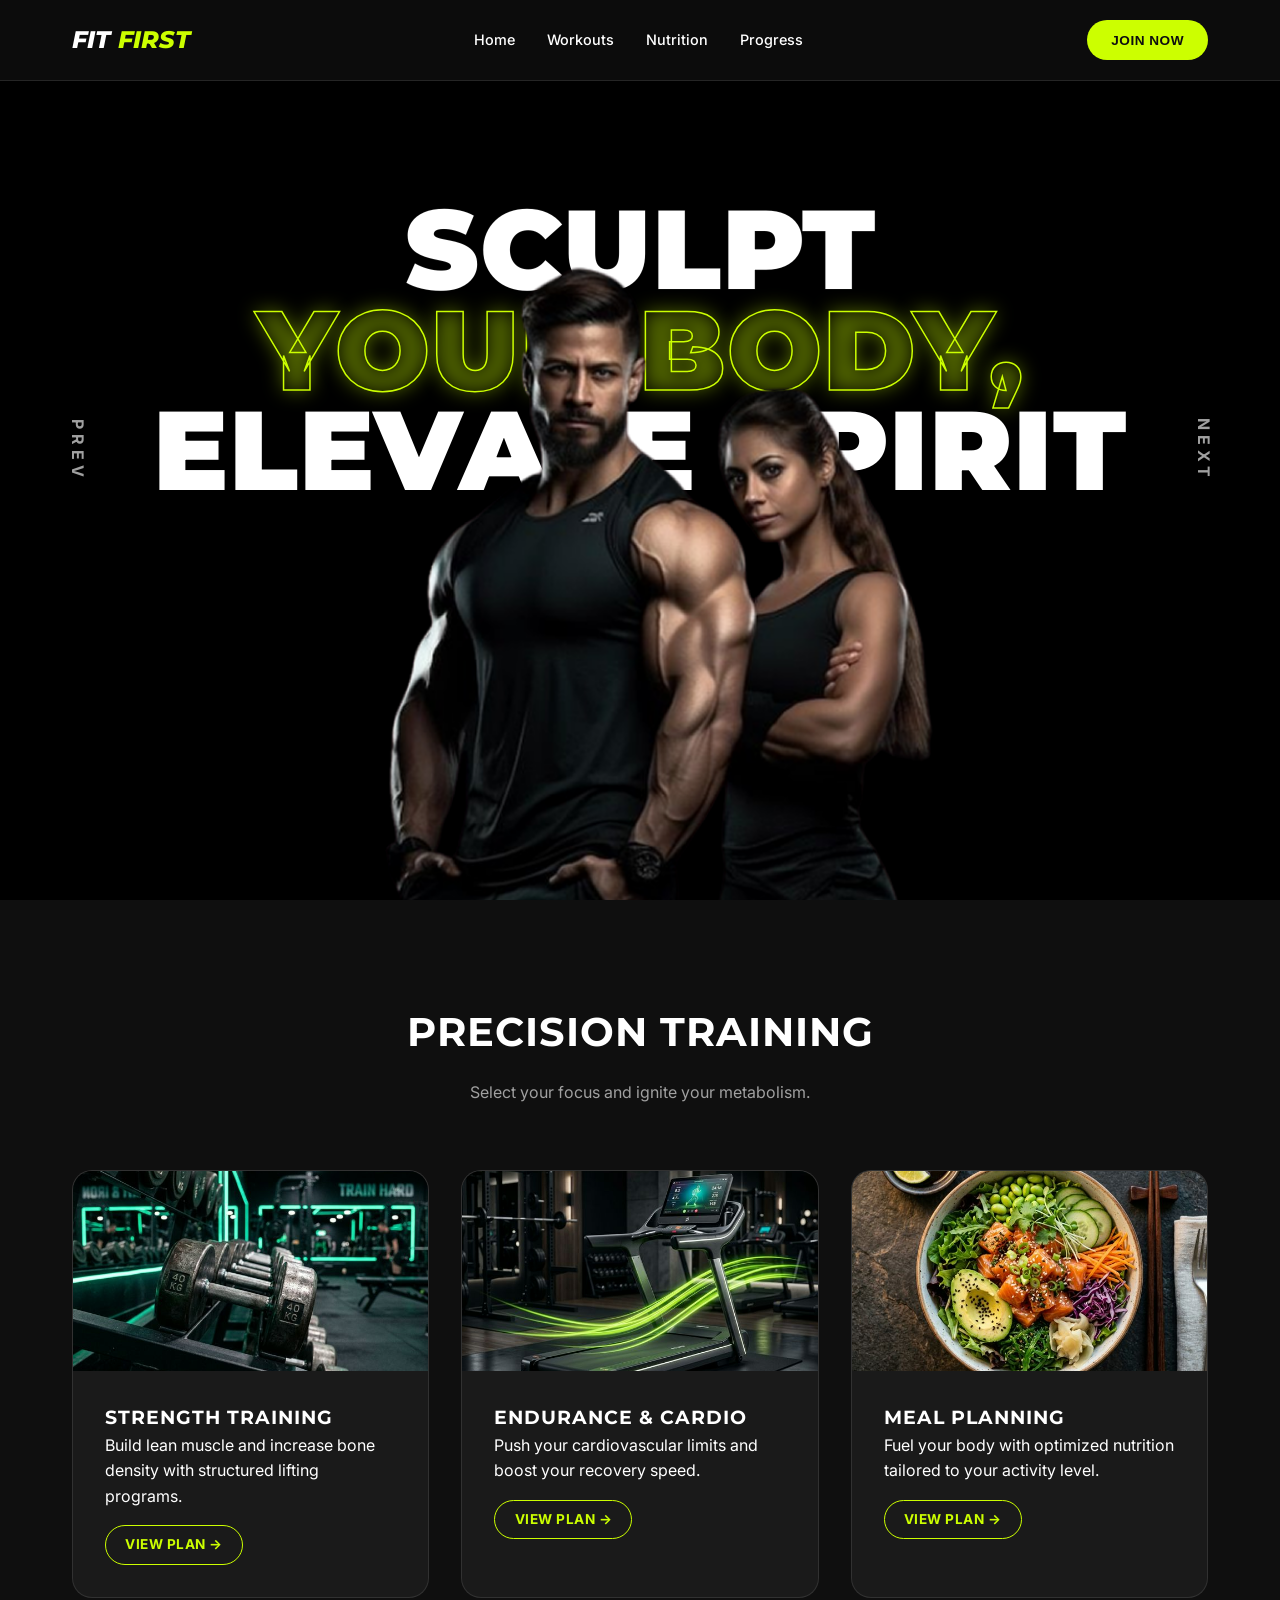
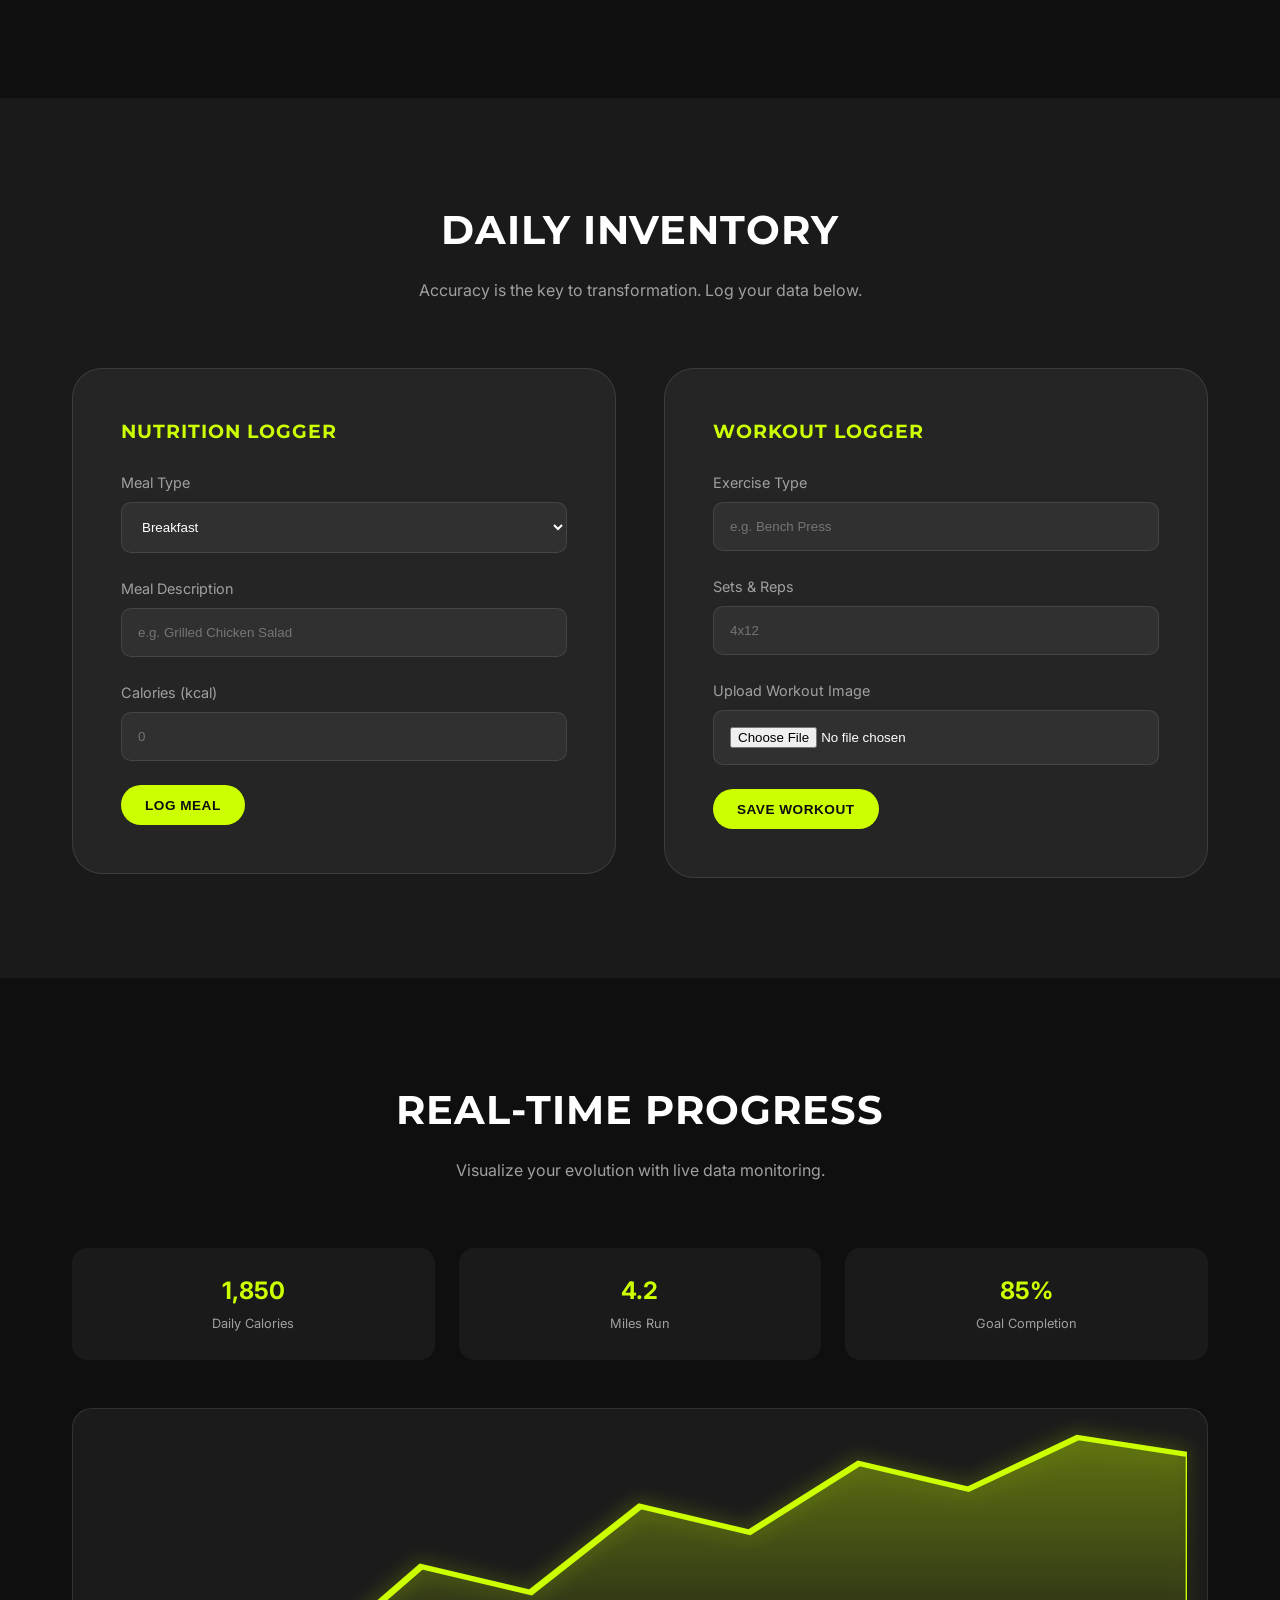
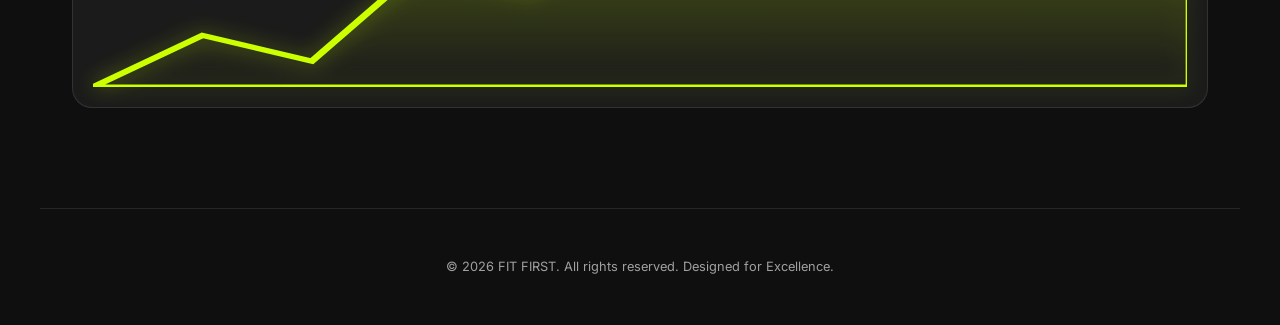
<file: index.html>
<!DOCTYPE html>
<html lang="en">

<head>
    <meta charset="UTF-8">
    <meta name="viewport" content="width=device-width, initial-scale=1.0">
    <title>Fit First | Nutrition & Fitness Evolution</title>
    <link rel="stylesheet" href="style.css?v=2.0">
</head>

<body>
    <!-- Navigation -->
    <nav>
        <div class="container">
            <div class="logo">
                <div class="sub">FIT</div> FIRST
            </div>
            <ul class="nav-links">
                <li><a href="#home">Home</a></li>
                <li><a href="#workouts">Workouts</a></li>
                <li><a href="#nutrition">Nutrition</a></li>
                <li><a href="#progress">Progress</a></li>
            </ul>
            <button class="btn btn-primary">Join Now</button>
        </div>
    </nav>

    <!-- Hero Section -->
    <section id="home" class="hero">
        <div class="hero-bg">
            <img src="assets/hero 1.png" alt="Athlete" class="hero-img">
        </div>

        <div class="side-nav side-prev">PREV</div>
        <div class="side-nav side-next">NEXT</div>

        <div class="container">
            <div class="hero-content">
                <h1>
                    <span class="layer-1">Sculpt</span>
                    <span class="layer-2">Your Body,</span>
                    <span class="layer-3">Elevate Spirit</span>
                </h1>
            </div>
        </div>


    </section>

    <!-- Workout Categories -->
    <section id="workouts">
        <div class="container">
            <div class="section-header">
                <h2>Precision Training</h2>
                <p>Select your focus and ignite your metabolism.</p>
            </div>
            <div class="card-grid">
                <a href="strength.html" class="card card-link">
                    <div class="card-img" style="background-image: url('assets/strength.png');"></div>
                    <div class="card-body">
                        <h3>Strength Training</h3>
                        <p>Build lean muscle and increase bone density with structured lifting programs.</p>
                        <span class="view-plan-btn">View Plan &#8594;</span>
                    </div>
                </a>
                <a href="cardio.html" class="card card-link">
                    <div class="card-img" style="background-image: url('assets/cardio.png');"></div>
                    <div class="card-body">
                        <h3>Endurance &amp; Cardio</h3>
                        <p>Push your cardiovascular limits and boost your recovery speed.</p>
                        <span class="view-plan-btn">View Plan &#8594;</span>
                    </div>
                </a>
                <a href="nutrition-plan.html" class="card card-link">
                    <div class="card-img" style="background-image: url('assets/nutrition.png');"></div>
                    <div class="card-body">
                        <h3>Meal Planning</h3>
                        <p>Fuel your body with optimized nutrition tailored to your activity level.</p>
                        <span class="view-plan-btn">View Plan →</span>
                    </div>
                </a>
            </div>
        </div>
    </section>

    <!-- Logging Section -->
    <section id="nutrition" style="background: var(--surface);">
        <div class="container">
            <div class="section-header">
                <h2>Daily Inventory</h2>
                <p>Accuracy is the key to transformation. Log your data below.</p>
            </div>
            <div class="log-container">
                <div class="log-box">
                    <h3>Nutrition Logger</h3>
                    <form id="mealform">
                        <div class="form-group">
                            <label>Meal Type</label>
                            <select>
                                <option>Breakfast</option>
                                <option>Lunch</option>
                                <option>Dinner</option>
                                <option>Snack</option>
                            </select>
                        </div>
                        <div class="form-group">
                            <label>Meal Description</label>
                            <input type="text" placeholder="e.g. Grilled Chicken Salad">
                        </div>
                        <div class="form-group">
                            <label>Calories (kcal)</label>
                            <input type="number" placeholder="0">
                        </div>
                        <button type="button" class="btn btn-primary">Log Meal</button>
                    </form>
                </div>
                <div class="log-box">
                    <h3>Workout Logger</h3>
                    <form id="workoutform">
                        <div class="form-group">
                            <label>Exercise Type</label>
                            <input type="text" placeholder="e.g. Bench Press">
                        </div>
                        <div class="form-group">
                            <label>Sets & Reps</label>
                            <input type="text" placeholder="4x12">
                        </div>
                        <div class="form-group">
                            <label>Upload Workout Image</label>
                            <input type="file" accept="image/*">
                        </div>
                        <button type="button" class="btn btn-primary">Save Workout</button>
                    </form>
                </div>
            </div>
        </div>
    </section>

    <!-- Progress Tracker -->
    <section id="progress">
        <div class="container">
            <div class="section-header">
                <h2>Real-Time Progress</h2>
                <p>Visualize your evolution with live data monitoring.</p>
            </div>
            <div class="stats-grid">
                <div class="stat-card">
                    <span class="stat-value">1,850</span>
                    <span class="stat-label">Daily Calories</span>
                </div>
                <div class="stat-card">
                    <span class="stat-value">4.2</span>
                    <span class="stat-label">Miles Run</span>
                </div>
                <div class="stat-card">
                    <span class="stat-value">85%</span>
                    <span class="stat-label">Goal Completion</span>
                </div>
            </div>
            <div
                style="height: 300px; background: var(--glass); border-radius: 20px; overflow: hidden; border: 1px solid var(--glass-border);">
                <div class="chart-visual">
                    <svg viewBox="0 0 400 150" preserveAspectRatio="none">
                        <defs>
                            <linearGradient id="chartGrad" x1="0%" y1="0%" x2="0%" y2="100%">
                                <stop offset="0%" style="stop-color:var(--primary);stop-opacity:0.3" />
                                <stop offset="100%" style="stop-color:var(--primary);stop-opacity:0" />
                            </linearGradient>
                        </defs>
                        <path
                            d="M0,150 L40,120 L80,135 L120,80 L160,95 L200,45 L240,60 L280,20 L320,35 L360,5 L401,15 L401,150 Z"
                            fill="url(#chartGrad)" stroke="var(--primary)" stroke-width="3" stroke-linecap="round">
                        </path>
                    </svg>
                </div>
            </div>
        </div>
    </section>

    <footer>
        <div class="container" style="text-align: center; padding: 3rem 0; border-top: 1px solid var(--glass-border);">
            <p style="color: var(--text-muted); font-size: 0.8rem;">&copy; 2026 FIT FIRST. All rights reserved. Designed
                for Excellence.</p>
        </div>
    </footer>

    <script src="app.js"></script>
</body>

</html>
</file>
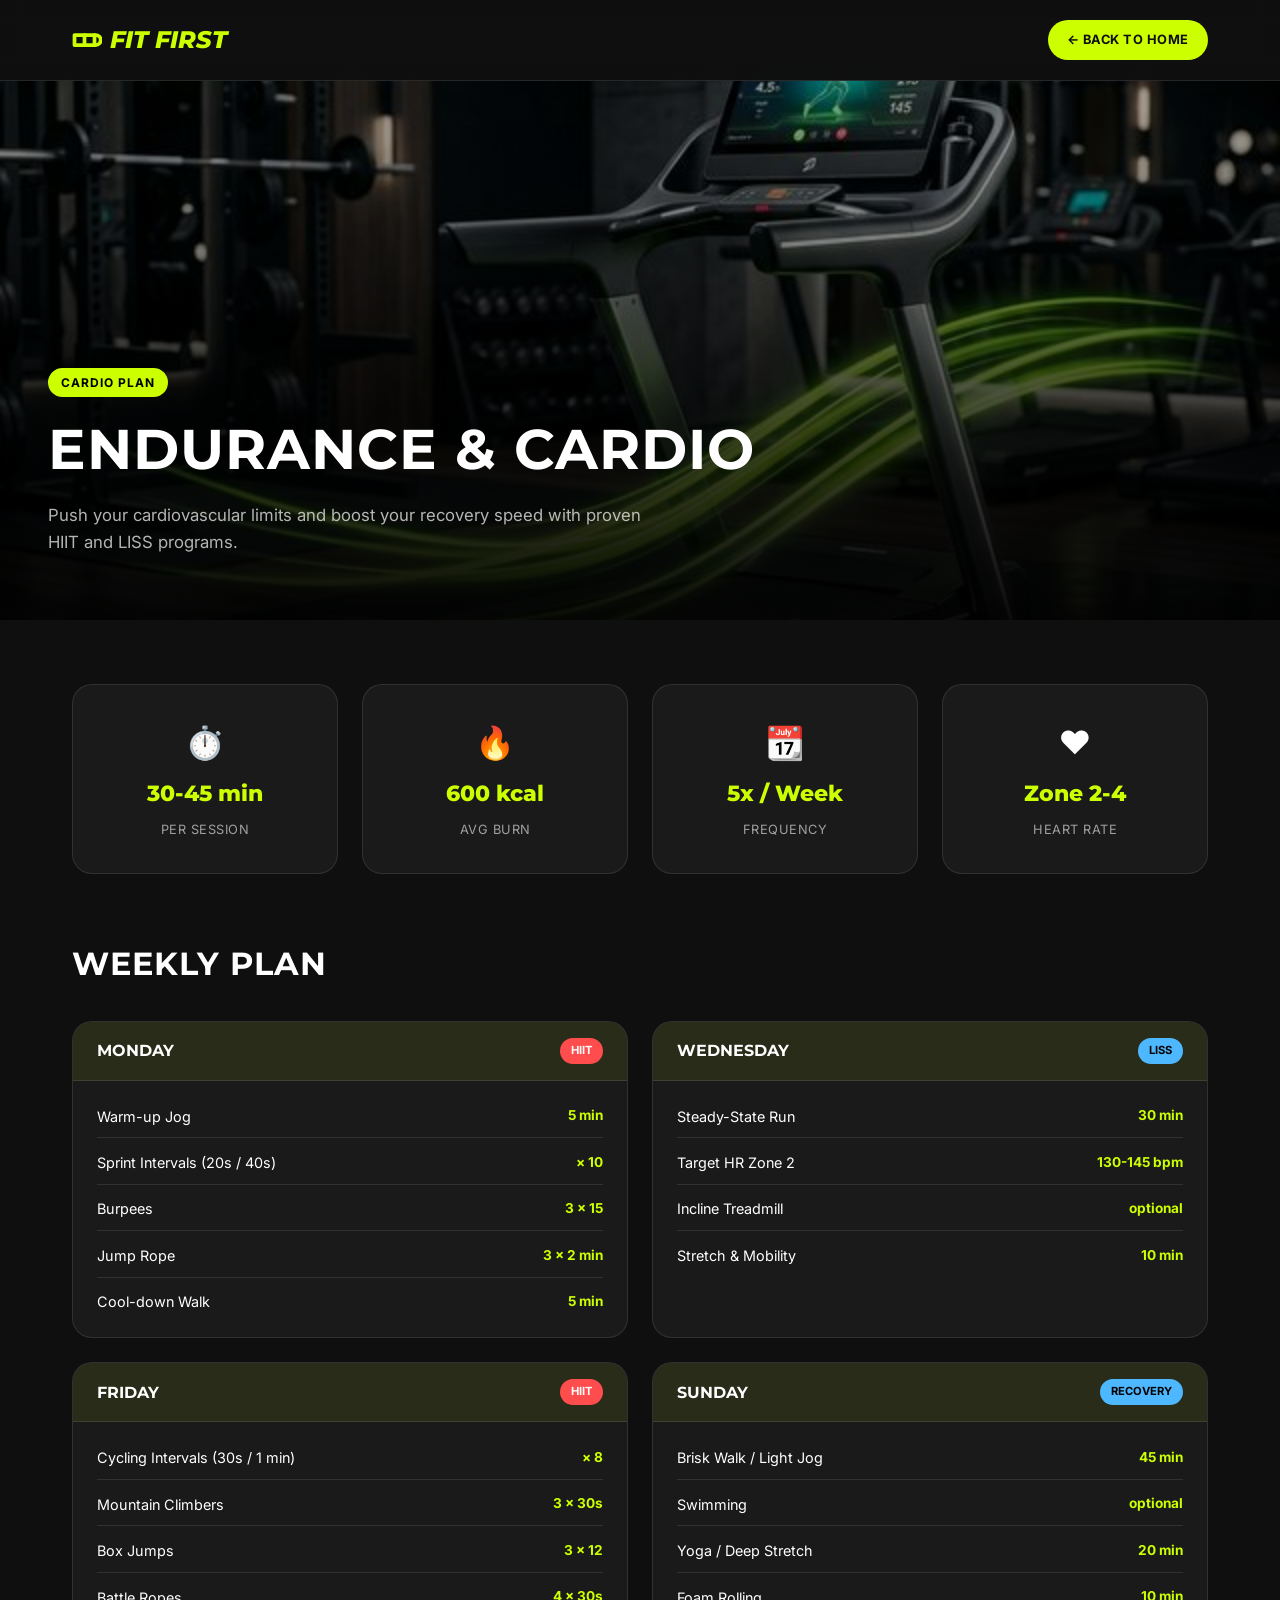
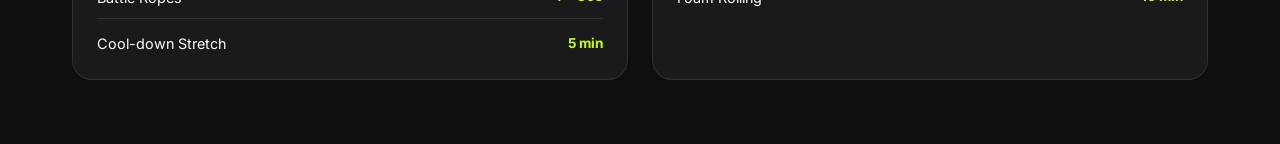
<file: cardio.html>
<!DOCTYPE html>
<html lang="en">
<head>
    <meta charset="UTF-8">
    <meta name="viewport" content="width=device-width, initial-scale=1.0">
    <title>Cardio &amp; Endurance | Fit First</title>
    <link rel="stylesheet" href="style.css?v=2.0">
    <link rel="stylesheet" href="subpage.css?v=2.0">
</head>
<body>
    <nav>
        <div class="container">
            <div class="logo">
                <svg width="30" height="30" viewBox="0 0 24 24" fill="none" stroke="currentColor" stroke-width="3" stroke-linecap="round" stroke-linejoin="round">
                    <path d="M18 8h1a4 4 0 0 1 0 8h-1"></path><path d="M2 8h16v8H2z"></path><line x1="10" y1="8" x2="10" y2="16"></line>
                </svg>
                FIT FIRST
            </div>
            <a href="index.html" class="btn btn-primary back-btn">&#8592; Back to Home</a>
        </div>
    </nav>

    <div class="subpage-hero" style="background-image: url('assets/cardio.png');">
        <div class="subpage-hero-overlay"></div>
        <div class="subpage-hero-content">
            <span class="category-tag">Cardio Plan</span>
            <h1>Endurance &amp; Cardio</h1>
            <p>Push your cardiovascular limits and boost your recovery speed with proven HIIT and LISS programs.</p>
        </div>
    </div>

    <section class="subpage-content">
        <div class="container">
            <div class="info-grid">
                <div class="info-card"><span class="info-icon">&#9201;&#65039;</span><span class="info-val">30-45 min</span><span class="info-lbl">Per Session</span></div>
                <div class="info-card"><span class="info-icon">&#128293;</span><span class="info-val">600 kcal</span><span class="info-lbl">Avg Burn</span></div>
                <div class="info-card"><span class="info-icon">&#128198;</span><span class="info-val">5x / Week</span><span class="info-lbl">Frequency</span></div>
                <div class="info-card"><span class="info-icon">&#10084;&#65039;</span><span class="info-val">Zone 2-4</span><span class="info-lbl">Heart Rate</span></div>
            </div>
            <div class="plan-section">
                <h2>Weekly Plan</h2>
                <div class="plan-grid">
                    <div class="plan-day">
                        <div class="day-header"><span class="day-name">Monday</span><span class="day-tag hiit-tag">HIIT</span></div>
                        <ul class="exercise-list">
                            <li><span>Warm-up Jog</span><span class="sets">5 min</span></li>
                            <li><span>Sprint Intervals (20s / 40s)</span><span class="sets">&times; 10</span></li>
                            <li><span>Burpees</span><span class="sets">3 &times; 15</span></li>
                            <li><span>Jump Rope</span><span class="sets">3 &times; 2 min</span></li>
                            <li><span>Cool-down Walk</span><span class="sets">5 min</span></li>
                        </ul>
                    </div>
                    <div class="plan-day">
                        <div class="day-header"><span class="day-name">Wednesday</span><span class="day-tag liss-tag">LISS</span></div>
                        <ul class="exercise-list">
                            <li><span>Steady-State Run</span><span class="sets">30 min</span></li>
                            <li><span>Target HR Zone 2</span><span class="sets">130-145 bpm</span></li>
                            <li><span>Incline Treadmill</span><span class="sets">optional</span></li>
                            <li><span>Stretch &amp; Mobility</span><span class="sets">10 min</span></li>
                        </ul>
                    </div>
                    <div class="plan-day">
                        <div class="day-header"><span class="day-name">Friday</span><span class="day-tag hiit-tag">HIIT</span></div>
                        <ul class="exercise-list">
                            <li><span>Cycling Intervals (30s / 1 min)</span><span class="sets">&times; 8</span></li>
                            <li><span>Mountain Climbers</span><span class="sets">3 &times; 30s</span></li>
                            <li><span>Box Jumps</span><span class="sets">3 &times; 12</span></li>
                            <li><span>Battle Ropes</span><span class="sets">4 &times; 30s</span></li>
                            <li><span>Cool-down Stretch</span><span class="sets">5 min</span></li>
                        </ul>
                    </div>
                    <div class="plan-day">
                        <div class="day-header"><span class="day-name">Sunday</span><span class="day-tag liss-tag">Recovery</span></div>
                        <ul class="exercise-list">
                            <li><span>Brisk Walk / Light Jog</span><span class="sets">45 min</span></li>
                            <li><span>Swimming</span><span class="sets">optional</span></li>
                            <li><span>Yoga / Deep Stretch</span><span class="sets">20 min</span></li>
                            <li><span>Foam Rolling</span><span class="sets">10 min</span></li>
                        </ul>
                    </div>
                </div>
            </div>
        </div>
    </section>
    <script src="app.js"></script>
</body>
</html>
</file>
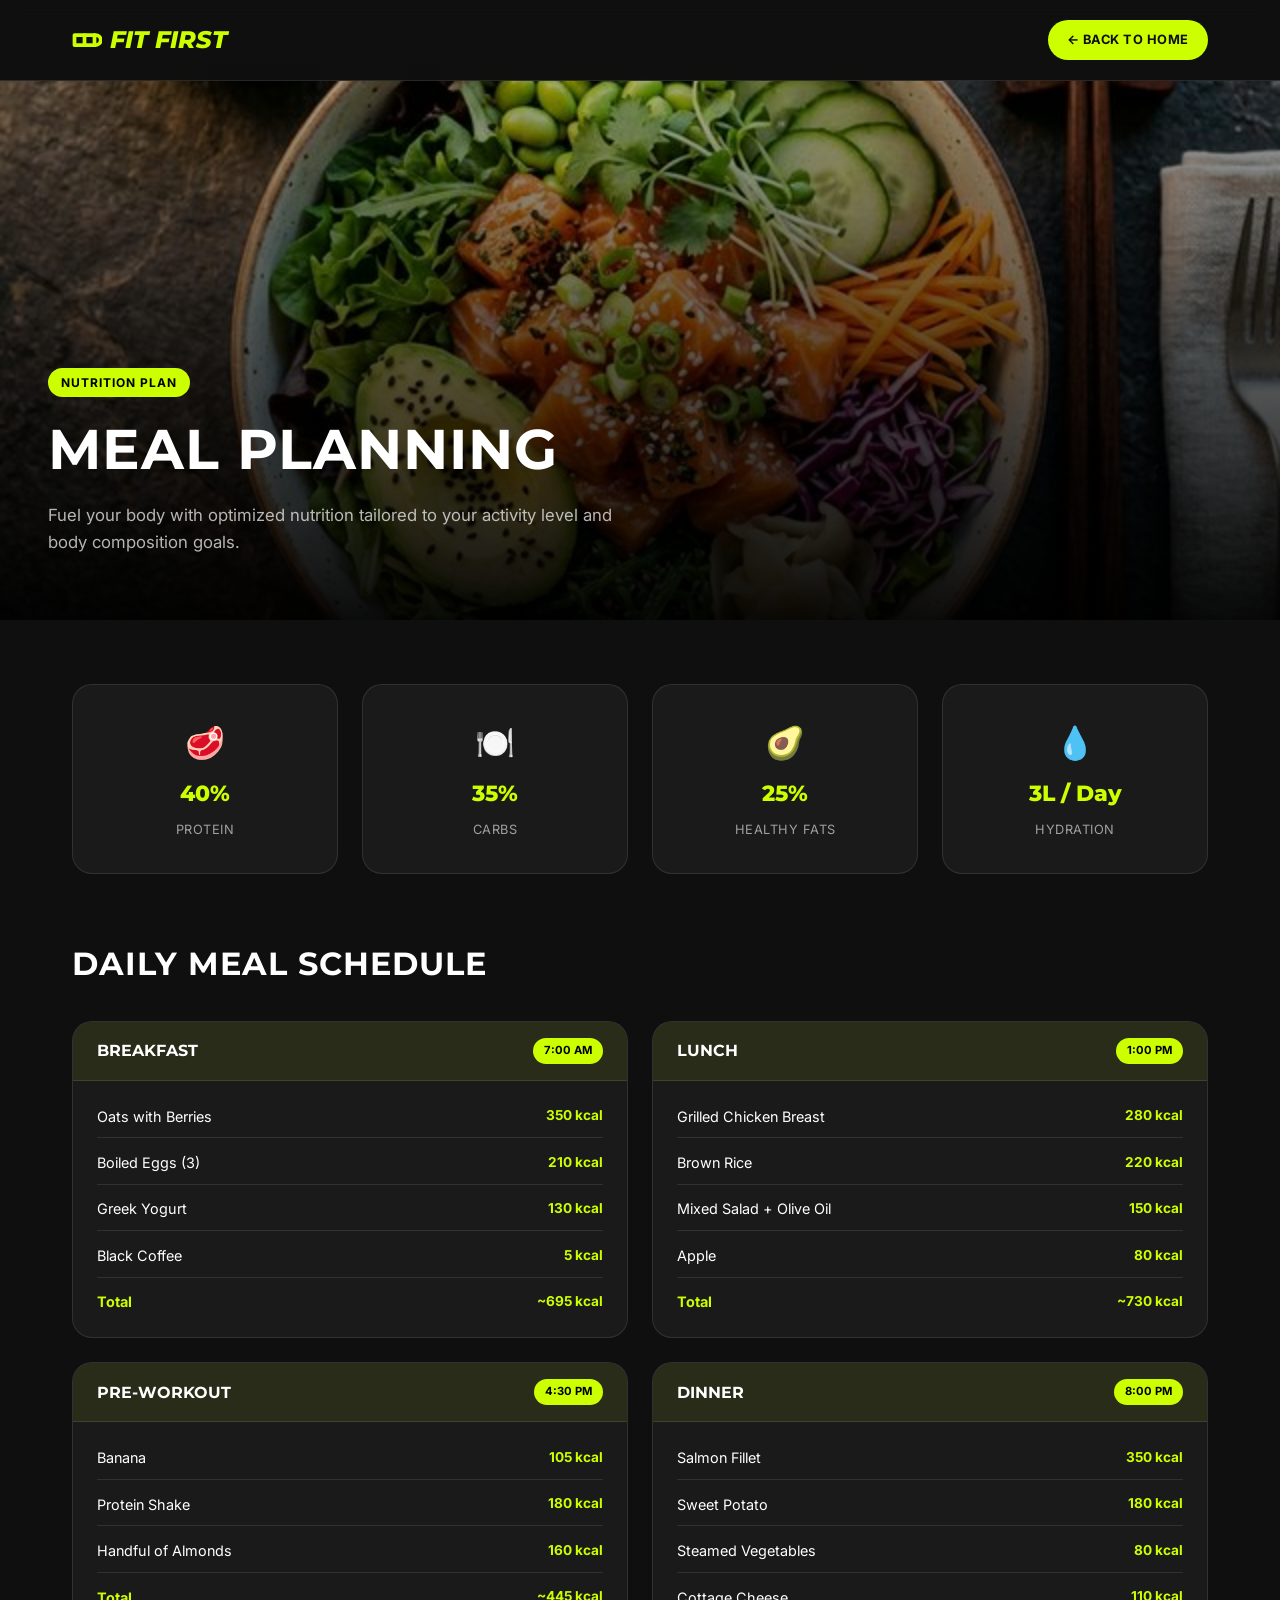
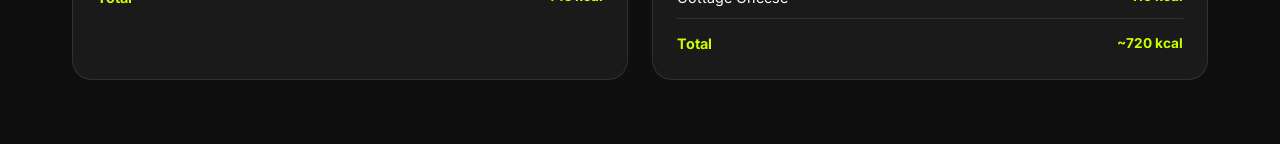
<file: nutrition-plan.html>
<!DOCTYPE html>
<html lang="en">
<head>
    <meta charset="UTF-8">
    <meta name="viewport" content="width=device-width, initial-scale=1.0">
    <title>Meal Planning | Fit First</title>
    <link rel="stylesheet" href="style.css?v=2.0">
    <link rel="stylesheet" href="subpage.css?v=2.0">
</head>
<body>
    <nav>
        <div class="container">
            <div class="logo">
                <svg width="30" height="30" viewBox="0 0 24 24" fill="none" stroke="currentColor" stroke-width="3" stroke-linecap="round" stroke-linejoin="round">
                    <path d="M18 8h1a4 4 0 0 1 0 8h-1"></path><path d="M2 8h16v8H2z"></path><line x1="10" y1="8" x2="10" y2="16"></line>
                </svg>
                FIT FIRST
            </div>
            <a href="index.html" class="btn btn-primary back-btn">&#8592; Back to Home</a>
        </div>
    </nav>

    <div class="subpage-hero" style="background-image: url('assets/nutrition.png');">
        <div class="subpage-hero-overlay"></div>
        <div class="subpage-hero-content">
            <span class="category-tag">Nutrition Plan</span>
            <h1>Meal Planning</h1>
            <p>Fuel your body with optimized nutrition tailored to your activity level and body composition goals.</p>
        </div>
    </div>

    <section class="subpage-content">
        <div class="container">
            <div class="info-grid">
                <div class="info-card"><span class="info-icon">&#129385;</span><span class="info-val">40%</span><span class="info-lbl">Protein</span></div>
                <div class="info-card"><span class="info-icon">&#127869;&#65039;</span><span class="info-val">35%</span><span class="info-lbl">Carbs</span></div>
                <div class="info-card"><span class="info-icon">&#129361;</span><span class="info-val">25%</span><span class="info-lbl">Healthy Fats</span></div>
                <div class="info-card"><span class="info-icon">&#128167;</span><span class="info-val">3L / Day</span><span class="info-lbl">Hydration</span></div>
            </div>
            <div class="plan-section">
                <h2>Daily Meal Schedule</h2>
                <div class="plan-grid">
                    <div class="plan-day">
                        <div class="day-header"><span class="day-name">Breakfast</span><span class="day-tag">7:00 AM</span></div>
                        <ul class="exercise-list">
                            <li><span>Oats with Berries</span><span class="sets">350 kcal</span></li>
                            <li><span>Boiled Eggs (3)</span><span class="sets">210 kcal</span></li>
                            <li><span>Greek Yogurt</span><span class="sets">130 kcal</span></li>
                            <li><span>Black Coffee</span><span class="sets">5 kcal</span></li>
                            <li><span class="macro-summary">Total</span><span class="sets macro-summary">~695 kcal</span></li>
                        </ul>
                    </div>
                    <div class="plan-day">
                        <div class="day-header"><span class="day-name">Lunch</span><span class="day-tag">1:00 PM</span></div>
                        <ul class="exercise-list">
                            <li><span>Grilled Chicken Breast</span><span class="sets">280 kcal</span></li>
                            <li><span>Brown Rice</span><span class="sets">220 kcal</span></li>
                            <li><span>Mixed Salad + Olive Oil</span><span class="sets">150 kcal</span></li>
                            <li><span>Apple</span><span class="sets">80 kcal</span></li>
                            <li><span class="macro-summary">Total</span><span class="sets macro-summary">~730 kcal</span></li>
                        </ul>
                    </div>
                    <div class="plan-day">
                        <div class="day-header"><span class="day-name">Pre-Workout</span><span class="day-tag">4:30 PM</span></div>
                        <ul class="exercise-list">
                            <li><span>Banana</span><span class="sets">105 kcal</span></li>
                            <li><span>Protein Shake</span><span class="sets">180 kcal</span></li>
                            <li><span>Handful of Almonds</span><span class="sets">160 kcal</span></li>
                            <li><span class="macro-summary">Total</span><span class="sets macro-summary">~445 kcal</span></li>
                        </ul>
                    </div>
                    <div class="plan-day">
                        <div class="day-header"><span class="day-name">Dinner</span><span class="day-tag">8:00 PM</span></div>
                        <ul class="exercise-list">
                            <li><span>Salmon Fillet</span><span class="sets">350 kcal</span></li>
                            <li><span>Sweet Potato</span><span class="sets">180 kcal</span></li>
                            <li><span>Steamed Vegetables</span><span class="sets">80 kcal</span></li>
                            <li><span>Cottage Cheese</span><span class="sets">110 kcal</span></li>
                            <li><span class="macro-summary">Total</span><span class="sets macro-summary">~720 kcal</span></li>
                        </ul>
                    </div>
                </div>
            </div>
        </div>
    </section>
    <script src="app.js"></script>
</body>
</html>
</file>
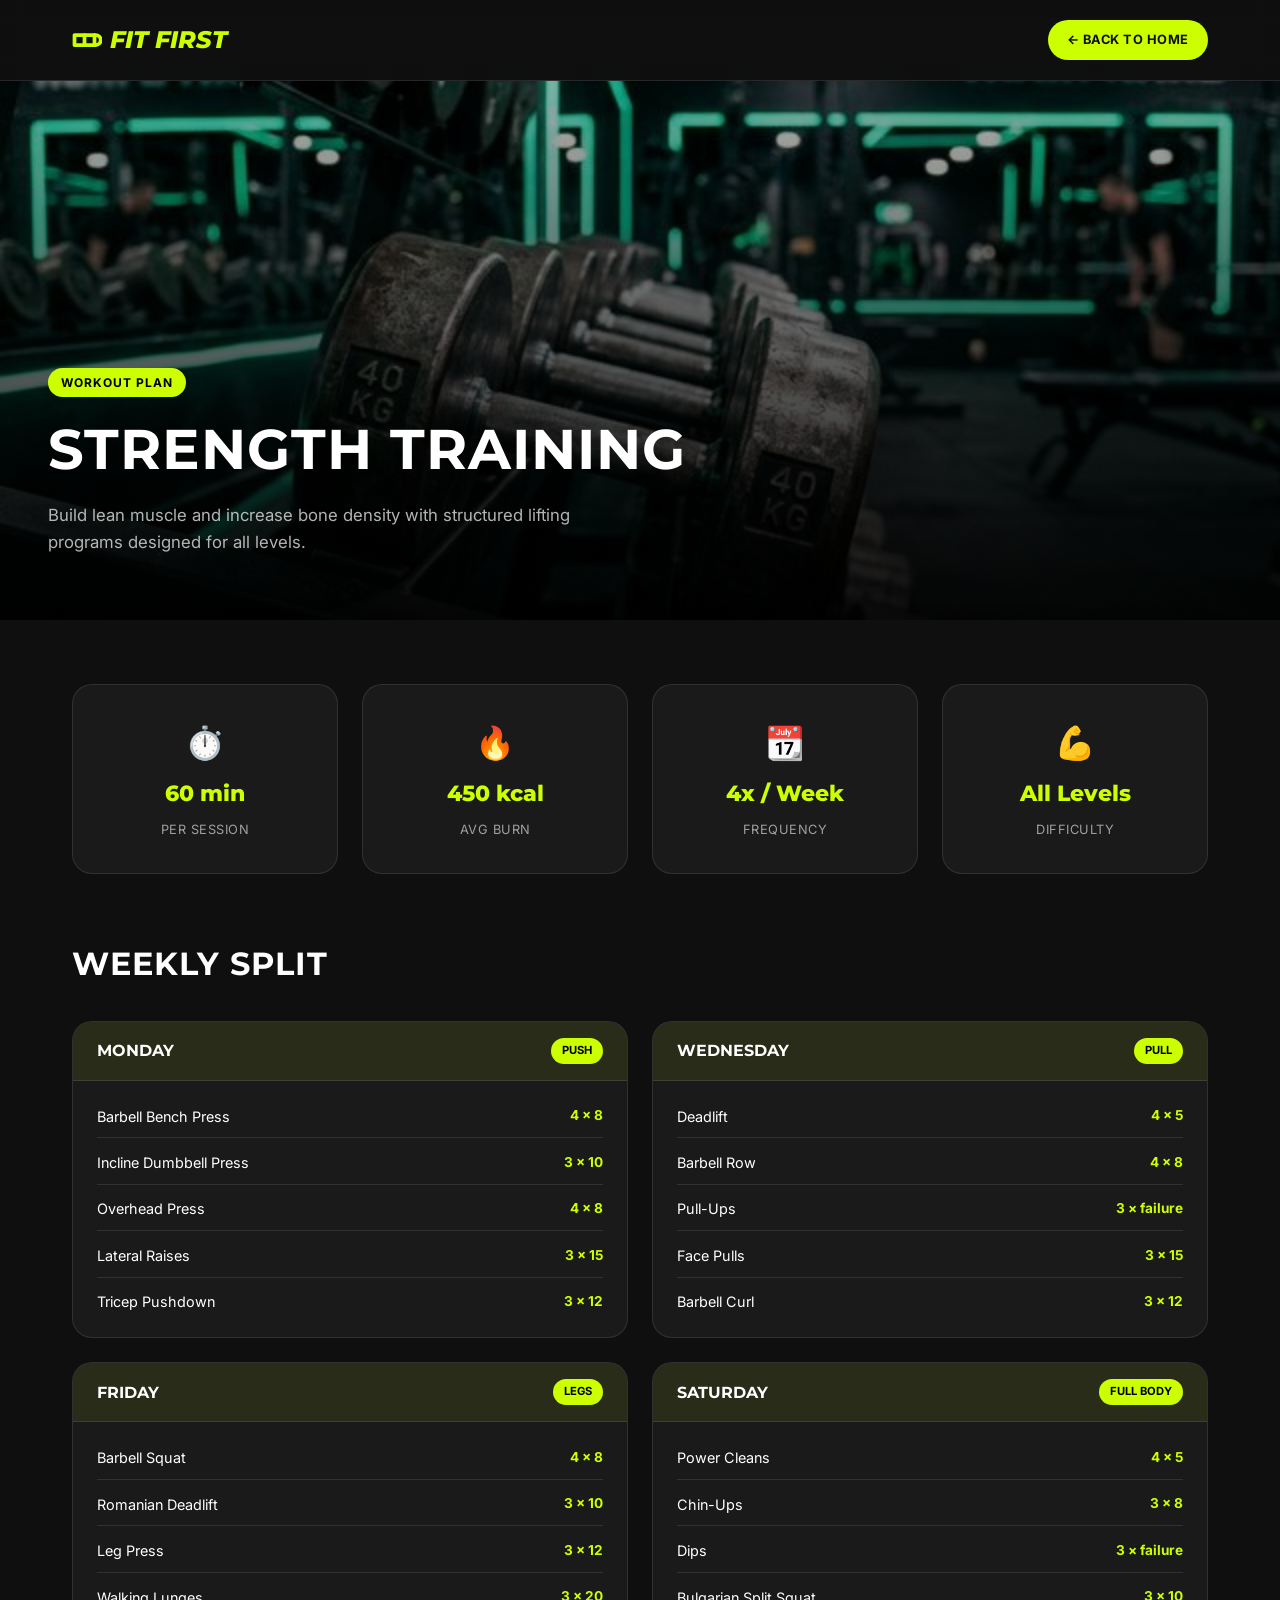
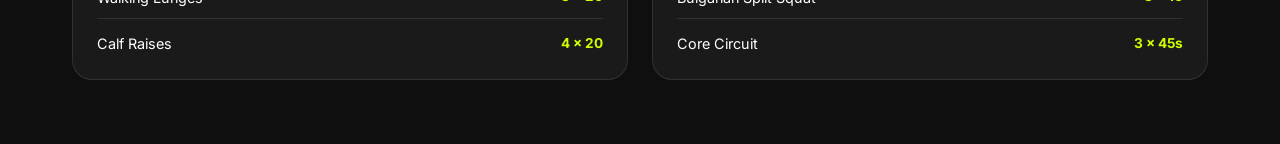
<file: strength.html>
<!DOCTYPE html>
<html lang="en">
<head>
    <meta charset="UTF-8">
    <meta name="viewport" content="width=device-width, initial-scale=1.0">
    <title>Strength Training | Fit First</title>
    <link rel="stylesheet" href="style.css?v=2.0">
    <link rel="stylesheet" href="subpage.css?v=2.0">
</head>
<body>
    <nav>
        <div class="container">
            <div class="logo">
                <svg width="30" height="30" viewBox="0 0 24 24" fill="none" stroke="currentColor" stroke-width="3" stroke-linecap="round" stroke-linejoin="round">
                    <path d="M18 8h1a4 4 0 0 1 0 8h-1"></path><path d="M2 8h16v8H2z"></path><line x1="10" y1="8" x2="10" y2="16"></line>
                </svg>
                FIT FIRST
            </div>
            <a href="index.html" class="btn btn-primary back-btn">&#8592; Back to Home</a>
        </div>
    </nav>

    <div class="subpage-hero" style="background-image: url('assets/strength.png');">
        <div class="subpage-hero-overlay"></div>
        <div class="subpage-hero-content">
            <span class="category-tag">Workout Plan</span>
            <h1>Strength Training</h1>
            <p>Build lean muscle and increase bone density with structured lifting programs designed for all levels.</p>
        </div>
    </div>

    <section class="subpage-content">
        <div class="container">
            <div class="info-grid">
                <div class="info-card"><span class="info-icon">&#9201;&#65039;</span><span class="info-val">60 min</span><span class="info-lbl">Per Session</span></div>
                <div class="info-card"><span class="info-icon">&#128293;</span><span class="info-val">450 kcal</span><span class="info-lbl">Avg Burn</span></div>
                <div class="info-card"><span class="info-icon">&#128198;</span><span class="info-val">4x / Week</span><span class="info-lbl">Frequency</span></div>
                <div class="info-card"><span class="info-icon">&#128170;</span><span class="info-val">All Levels</span><span class="info-lbl">Difficulty</span></div>
            </div>
            <div class="plan-section">
                <h2>Weekly Split</h2>
                <div class="plan-grid">
                    <div class="plan-day">
                        <div class="day-header"><span class="day-name">Monday</span><span class="day-tag">Push</span></div>
                        <ul class="exercise-list">
                            <li><span>Barbell Bench Press</span><span class="sets">4 &times; 8</span></li>
                            <li><span>Incline Dumbbell Press</span><span class="sets">3 &times; 10</span></li>
                            <li><span>Overhead Press</span><span class="sets">4 &times; 8</span></li>
                            <li><span>Lateral Raises</span><span class="sets">3 &times; 15</span></li>
                            <li><span>Tricep Pushdown</span><span class="sets">3 &times; 12</span></li>
                        </ul>
                    </div>
                    <div class="plan-day">
                        <div class="day-header"><span class="day-name">Wednesday</span><span class="day-tag">Pull</span></div>
                        <ul class="exercise-list">
                            <li><span>Deadlift</span><span class="sets">4 &times; 5</span></li>
                            <li><span>Barbell Row</span><span class="sets">4 &times; 8</span></li>
                            <li><span>Pull-Ups</span><span class="sets">3 &times; failure</span></li>
                            <li><span>Face Pulls</span><span class="sets">3 &times; 15</span></li>
                            <li><span>Barbell Curl</span><span class="sets">3 &times; 12</span></li>
                        </ul>
                    </div>
                    <div class="plan-day">
                        <div class="day-header"><span class="day-name">Friday</span><span class="day-tag">Legs</span></div>
                        <ul class="exercise-list">
                            <li><span>Barbell Squat</span><span class="sets">4 &times; 8</span></li>
                            <li><span>Romanian Deadlift</span><span class="sets">3 &times; 10</span></li>
                            <li><span>Leg Press</span><span class="sets">3 &times; 12</span></li>
                            <li><span>Walking Lunges</span><span class="sets">3 &times; 20</span></li>
                            <li><span>Calf Raises</span><span class="sets">4 &times; 20</span></li>
                        </ul>
                    </div>
                    <div class="plan-day">
                        <div class="day-header"><span class="day-name">Saturday</span><span class="day-tag">Full Body</span></div>
                        <ul class="exercise-list">
                            <li><span>Power Cleans</span><span class="sets">4 &times; 5</span></li>
                            <li><span>Chin-Ups</span><span class="sets">3 &times; 8</span></li>
                            <li><span>Dips</span><span class="sets">3 &times; failure</span></li>
                            <li><span>Bulgarian Split Squat</span><span class="sets">3 &times; 10</span></li>
                            <li><span>Core Circuit</span><span class="sets">3 &times; 45s</span></li>
                        </ul>
                    </div>
                </div>
            </div>
        </div>
    </section>
    <script src="app.js"></script>
</body>
</html>
</file>
<file: style.css>
@import url('https://fonts.googleapis.com/css2?family=Inter:wght@300;400;600;700&family=Montserrat:wght@700;800&display=swap');

:root {
    --primary: #CCFF00; /* Neon Lime */
    --primary-glow: rgba(204, 255, 0, 0.4);
    --bg: #0F0F0F;
    --surface: #1A1A1A;
    --text: #FFFFFF;
    --text-muted: #A0A0A0;
    --glass: rgba(255, 255, 255, 0.05);
    --glass-border: rgba(255, 255, 255, 0.1);
    --transition: all 0.3s cubic-bezier(0.4, 0, 0.2, 1);
}

* {
    margin: 0;
    padding: 0;
    box-sizing: border-box;
}

body {
    background-color: var(--bg);
    color: var(--text);
    font-family: 'Inter', sans-serif;
    line-height: 1.6;
    overflow-x: hidden;
}

h1, h2, h3 {
    font-family: 'Montserrat', sans-serif;
    text-transform: uppercase;
    letter-spacing: 1px;
}

/* Scrollbar */
::-webkit-scrollbar {
    width: 8px;
}
::-webkit-scrollbar-track {
    background: var(--bg);
}
::-webkit-scrollbar-thumb {
    background: var(--surface);
    border-radius: 4px;
}
::-webkit-scrollbar-thumb:hover {
    background: var(--primary);
}

/* Utils */
.container {
    max-width: 1200px;
    margin: 0 auto;
    padding: 0 2rem;
}

.btn {
    padding: 0.8rem 1.5rem;
    border-radius: 50px;
    border: none;
    font-weight: 700;
    cursor: pointer;
    transition: var(--transition);
    text-transform: uppercase;
    font-size: 0.85rem;
    letter-spacing: 0.5px;
}

.btn-primary {
    background: var(--primary);
    color: var(--bg);
}

.btn-primary:hover {
    transform: translateY(-2px);
    box-shadow: 0 5px 15px var(--primary-glow);
}

/* Nav */
nav {
    position: fixed;
    top: 0;
    width: 100%;
    background: rgba(15, 15, 15, 0.8);
    backdrop-filter: blur(10px);
    z-index: 1000;
    border-bottom: 1px solid var(--glass-border);
}

nav .container {
    display: flex;
    justify-content: space-between;
    align-items: center;
    height: 80px;
}

.logo {
    font-size: 1.5rem;
    font-weight: 800;
    color: var(--primary);
    display: flex;
    align-items: center;
    gap: 0.5rem;
}
.sub{
    color: #fff;
}

.nav-links {
    display: flex;
    gap: 2rem;
    list-style: none;
}

.nav-links a {
    color: var(--text);
    text-decoration: none;
    font-weight: 500;
    font-size: 0.9rem;
    transition: var(--transition);
}

.nav-links a:hover {
    color: var(--primary);
}

/* Hero Redesign (FiTusion) */
.hero {
    height: 100vh;
    display: flex;
    align-items: center;
    justify-content: center;
    position: relative;
    overflow: hidden;
    background: #000;
}

.hero-bg {
    position: absolute;
    top: 50%;
    left: 50%;
    width: auto;
    height: 90%;
    transform: translate(-50%, -50%);
    z-index: 2; /* Moved above text */
    opacity: 1; /* More visible */
    pointer-events: none;
    margin-top: 100px;
}

.hero-bg img {
    height: 100%;
    object-fit: contain;
    margin-top: 100px;
}

.hero-content {
    position: relative;
    z-index: 1; /* Moved behind image */
    text-align: center;
    width: 100%;
    margin-top: -200px;
}

.hero h1 {
    font-size: 7rem;
    font-weight: 900;
    line-height: 0.9;
    margin-bottom: 0;
    display: flex;
    flex-direction: column;
}

.hero h1 .layer-1 {
    color: #fff;
    -webkit-text-stroke: 1px rgba(255,255,255,0.1);
}

.hero h1 .layer-2 {
    color: transparent;
    -webkit-text-stroke: 1.5px var(--primary);
    text-shadow: 0 0 20px var(--primary-glow);
}

.hero h1 .layer-3 {
    color: #fff;
    text-transform: uppercase;
}

/* Side Nav */
.side-nav {
    position: absolute;
    top: 50%;
    transform: translateY(-50%);
    font-size: 1rem;
    font-weight: 700;
    letter-spacing: 5px;
    color: var(--text-muted);
    writing-mode: vertical-rl;
    text-transform: uppercase;
    z-index: 10;
}

.side-prev { left: 5%; }
.side-next { right: 5%; }

/* Redesign Tweaks */
.logo {
    color: var(--primary);
    font-family: 'Montserrat', sans-serif;
    font-style: italic;
}

/* Sections */
section {
    padding: 100px 0;
    scroll-margin-top: 80px;
}

.section-header {
    text-align: center;
    margin-bottom: 4rem;
}

.section-header h2 {
    font-size: 2.5rem;
    margin-bottom: 1rem;
}

.section-header p {
    color: var(--text-muted);
}

/* Feature Cards */
.card-grid {
    display: grid;
    grid-template-columns: repeat(auto-fit, minmax(300px, 1fr));
    gap: 2rem;
}

.card {
    background: var(--surface);
    border-radius: 20px;
    overflow: hidden;
    border: 1px solid var(--glass-border);
    transition: var(--transition);
}

.card:hover {
    transform: translateY(-10px);
    border-color: var(--primary);
}

.card-img {
    height: 200px;
    background-size: cover;
    background-position: center;
}

.card-body {
    padding: 2rem;
}

/* Daily Log */
.log-container {
    display: grid;
    grid-template-columns: 1fr 1fr;
    gap: 3rem;
    align-items: start;
}

.log-box {
    background: var(--glass);
    padding: 3rem;
    border-radius: 30px;
    border: 1px solid var(--glass-border);
}

.log-box h3 {
    margin-bottom: 1.5rem;
    color: var(--primary);
}

.form-group {
    margin-bottom: 1.5rem;
}

.form-group label {
    display: block;
    margin-bottom: 0.5rem;
    font-size: 0.9rem;
    color: var(--text-muted);
}

input, select, textarea {
    width: 100%;
    background: rgba(255, 255, 255, 0.05);
    border: 1px solid var(--glass-border);
    padding: 1rem;
    border-radius: 10px;
    color: var(--text);
    outline: none;
    transition: var(--transition);
}

input:focus {
    border-color: var(--primary);
}

/* Charts Placeholder */
.stats-grid {
    display: grid;
    grid-template-columns: repeat(3, 1fr);
    gap: 1.5rem;
    margin-bottom: 3rem;
}

.stat-card {
    background: var(--surface);
    padding: 1.5rem;
    border-radius: 15px;
    text-align: center;
}

.stat-value {
    font-size: 1.5rem;
    font-weight: 700;
    color: var(--primary);
    display: block;
}

.stat-label {
    font-size: 0.8rem;
    color: var(--text-muted);
}

/* Clickable Workout Cards */
.card-link {
    text-decoration: none;
    color: inherit;
    display: block;
    cursor: pointer;
}

.card-link:hover .view-plan-btn {
    color: #000;
    background: var(--primary);
}

.view-plan-btn {
    display: inline-block;
    margin-top: 1rem;
    font-size: 0.85rem;
    font-weight: 700;
    color: var(--primary);
    border: 1px solid var(--primary);
    padding: 0.5rem 1.2rem;
    border-radius: 50px;
    transition: var(--transition);
    text-transform: uppercase;
    letter-spacing: 0.5px;
}

.chart-visual {
    width: 100%;
    height: 100%;
    position: relative;
    padding: 20px;
    display: flex;
    align-items: flex-end;
}

.chart-visual svg {
    width: 100%;
    height: 100%;
    filter: drop-shadow(0 0 10px var(--primary-glow));
}

/*.stat-card:hover .stat-value {
    transform: scale(1.1);
    transition: var(--transition);
}*/

/* Responsive Breakpoints */
@media (max-width: 1200px) {
    .hero h1 { font-size: 5rem; }
}

@media (max-width: 900px) {
    .hero h1 { font-size: 4rem; }
    .stats-grid { grid-template-columns: repeat(2, 1fr); }
}

@media (max-width: 768px) {
    .container {
        padding: 0 1rem;
    }
    nav .container {
        flex-direction: column;
        justify-content: center;
        gap: 0.5rem;
        height: auto;
        padding: 0.8rem 1rem;
    }
    .nav-links {
        gap: 1rem;
        flex-wrap: wrap;
        justify-content: center;
    }
    .nav-links a { font-size: 0.85rem; }
    
    .hero h1 { font-size: 3.2rem; }
    .hero-bg {
        top: 60%;
        width: 100%;
        height: auto;
        display: flex;
        justify-content: center;
    }
    .hero-bg img {
        margin-top: 0;
        width: 100%;
        max-height: 55vh;
        object-fit: contain;
    }
    .hero-content { margin-top: -150px; }
    .side-nav { display: none; }
    .section-header h2 { font-size: 2rem; }
    section { scroll-margin-top: 140px; }
    .log-container { grid-template-columns: 1fr; }
    .stats-grid { grid-template-columns: 1fr; }
}

@media (max-width: 480px) {
    .logo { font-size: 1.2rem; }
    .nav-links { gap: 0.8rem; }
    .nav-links a { font-size: 0.75rem; }
    
    .hero h1 { font-size: 2.2rem; }
    .hero-bg { top: 62%; }
    .hero-bg img { max-height: 45vh; }
    .hero-content { margin-top: -100px; }
    .card-body { padding: 1.5rem; }
}
</file>
<file: subpage.css>
/* Sub-page Shared Styles */

/* Nav override for sub-pages */
nav .container {
    justify-content: space-between;
}

.back-btn {
    font-size: 0.8rem;
    padding: 0.6rem 1.2rem;
    text-decoration: none;
}

/* Hero */
.subpage-hero {
    height: 60vh;
    background-size: cover;
    background-position: center;
    position: relative;
    display: flex;
    align-items: flex-end;
    padding-bottom: 4rem;
    margin-top: 80px;
}

.subpage-hero-overlay {
    position: absolute;
    inset: 0;
    background: linear-gradient(to top, rgba(0,0,0,0.95) 0%, rgba(0,0,0,0.3) 100%);
}

.subpage-hero-content {
    position: relative;
    z-index: 2;
    padding: 0 3rem;
    max-width: 900px;
}

.subpage-hero-content h1 {
    font-size: 3.5rem;
    color: #fff;
    margin: 0.5rem 0;
}

.subpage-hero-content p {
    color: rgba(255,255,255,0.7);
    font-size: 1.05rem;
    max-width: 600px;
}

.category-tag {
    background: var(--primary);
    color: #000;
    font-size: 0.75rem;
    font-weight: 700;
    padding: 0.3rem 0.8rem;
    border-radius: 50px;
    text-transform: uppercase;
    letter-spacing: 1px;
    display: inline-block;
}

/* Content Section */
.subpage-content {
    padding: 4rem 0;
}

/* Info Grid */
.info-grid {
    display: grid;
    grid-template-columns: repeat(4, 1fr);
    gap: 1.5rem;
    margin-bottom: 4rem;
}

.info-card {
    background: var(--surface);
    border: 1px solid var(--glass-border);
    border-radius: 20px;
    padding: 2rem;
    display: flex;
    flex-direction: column;
    align-items: center;
    gap: 0.5rem;
    text-align: center;
    transition: var(--transition);
}

.info-card:hover {
    border-color: var(--primary);
    transform: translateY(-4px);
}

.info-icon { font-size: 2rem; }
.info-val {
    font-weight: 800;
    font-size: 1.4rem;
    color: var(--primary);
    font-family: 'Montserrat', sans-serif;
}
.info-lbl {
    font-size: 0.8rem;
    color: var(--text-muted);
    text-transform: uppercase;
    letter-spacing: 0.5px;
}

/* Plan Section */
.plan-section h2 {
    font-size: 2rem;
    margin-bottom: 2rem;
    color: var(--text);
}

.plan-grid {
    display: grid;
    grid-template-columns: repeat(2, 1fr);
    gap: 1.5rem;
}

.plan-day {
    background: var(--surface);
    border: 1px solid var(--glass-border);
    border-radius: 20px;
    overflow: hidden;
    transition: var(--transition);
}

.plan-day:hover { border-color: var(--primary); }

.day-header {
    background: rgba(204, 255, 0, 0.08);
    padding: 1rem 1.5rem;
    display: flex;
    justify-content: space-between;
    align-items: center;
    border-bottom: 1px solid var(--glass-border);
}

.day-name {
    font-weight: 700;
    font-size: 1rem;
    font-family: 'Montserrat', sans-serif;
    text-transform: uppercase;
}

.day-tag {
    background: var(--primary);
    color: #000;
    font-size: 0.7rem;
    font-weight: 700;
    padding: 0.25rem 0.7rem;
    border-radius: 50px;
    text-transform: uppercase;
}

.hiit-tag { background: #ff4d4d; color: #fff; }
.liss-tag { background: #4db8ff; color: #000; }

.exercise-list {
    list-style: none;
    padding: 1.5rem;
    display: flex;
    flex-direction: column;
    gap: 0.8rem;
}

.exercise-list li {
    display: flex;
    justify-content: space-between;
    align-items: center;
    font-size: 0.9rem;
    border-bottom: 1px solid var(--glass-border);
    padding-bottom: 0.6rem;
}

.exercise-list li:last-child {
    border-bottom: none;
    padding-bottom: 0;
}

.sets {
    color: var(--primary);
    font-weight: 700;
    font-size: 0.85rem;
    white-space: nowrap;
    margin-left: 1rem;
}

.macro-summary { color: var(--primary); font-weight: 700; }

/* Responsive */
@media (max-width: 900px) {
    .info-grid { grid-template-columns: repeat(2, 1fr); }
    .plan-grid { grid-template-columns: 1fr; }
    .subpage-hero-content h1 { font-size: 2.8rem; }
}

@media (max-width: 768px) {
    nav .container {
        flex-direction: column;
        justify-content: center;
        gap: 0.8rem;
        padding: 1rem;
        height: auto;
    }
    .subpage-hero { height: 50vh; }
}

@media (max-width: 480px) {
    .subpage-hero-content { padding: 0 1rem; text-align: center; }
    .subpage-hero-content h1 { font-size: 2.2rem; }
    .category-tag { margin-bottom: 0.5rem; }
    .info-grid { grid-template-columns: 1fr; gap: 1rem; }
    .info-card { padding: 1.5rem 1rem; }
    .day-header { flex-direction: column; gap: 0.5rem; text-align: center; }
    .exercise-list li {
        flex-direction: column;
        align-items: flex-start;
        gap: 0.5rem;
    }
    .sets {
        margin-left: 0;
    }
}
</file>
